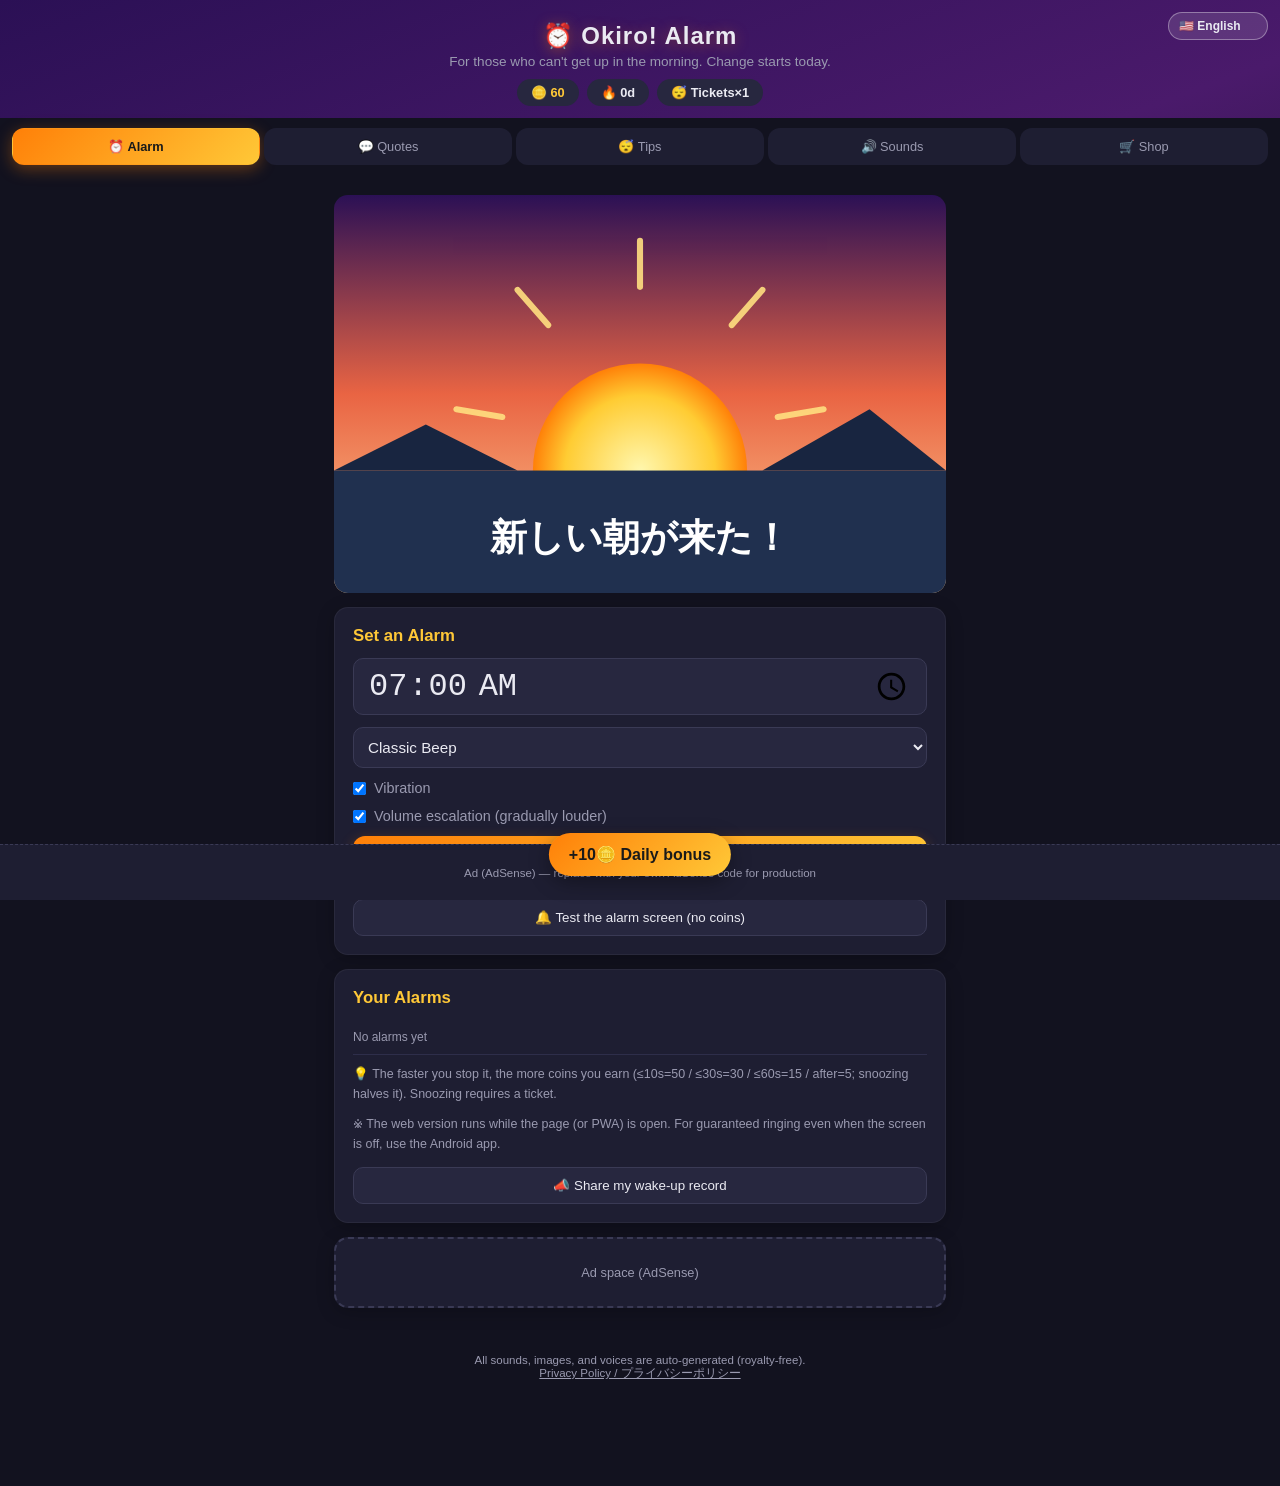
<file: web/index.html>
<!DOCTYPE html>
<html lang="ja">
<head>
<meta charset="UTF-8">
<meta name="viewport" content="width=device-width, initial-scale=1.0, viewport-fit=cover">
<meta name="theme-color" content="#1a1a2e">
<title>オキロ！アラーム - 朝起きられない人のための目覚まし</title>
<meta name="description" content="朝起きられない人のための大音量目覚ましPWA。名言と睡眠のコツ、コインを貯める早起きゲーミフィケーション付き。日英対応。">
<link rel="manifest" href="manifest.webmanifest">
<link rel="icon" href="assets/img/icon-192.png">
<link rel="apple-touch-icon" href="assets/img/icon-192.png">
<link rel="stylesheet" href="style.css">
</head>
<body>
<header class="app-header">
  <select id="lang-select" class="lang-select" aria-label="Language">
    <option value="ja">🇯🇵 日本語</option>
    <option value="en">🇺🇸 English</option>
    <option value="es">🇪🇸 Español</option>
    <option value="pt">🇧🇷 Português</option>
    <option value="id">🇮🇩 Indonesia</option>
    <option value="ko">🇰🇷 한국어</option>
  </select>
  <h1 data-i18n="app_title">⏰ オキロ！アラーム</h1>
  <p class="tagline" data-i18n="tagline">朝起きられないあなたへ。今日から変わろう。</p>
  <div class="coin-bar">
    <span id="coin-balance" class="coin-balance">🪙 0</span>
    <span id="streak-display" class="streak-display">🔥 0日</span>
    <span id="ticket-display" class="ticket-display">😴 チケット×0</span>
  </div>
</header>

<nav class="tabs" role="tablist">
  <button class="tab active" data-tab="alarm" role="tab" data-i18n="tab_alarm">⏰ アラーム</button>
  <button class="tab" data-tab="quotes" role="tab" data-i18n="tab_quotes">💬 名言</button>
  <button class="tab" data-tab="tips" role="tab" data-i18n="tab_tips">😴 Tips</button>
  <button class="tab" data-tab="sounds" role="tab" data-i18n="tab_sounds">🔊 音</button>
  <button class="tab" data-tab="shop" role="tab" data-i18n="tab_shop">🛒 ショップ</button>
</nav>

<main>
  <!-- ========== アラームタブ ========== -->
  <section id="tab-alarm" class="tab-panel active">
    <div class="hero-img-wrap">
      <img id="hero-img" src="assets/img/sunrise.svg" alt="モチベーション画像">
    </div>

    <div id="next-alarm" class="next-alarm hidden"></div>

    <div class="card">
      <h2 data-i18n="set_alarm_h">アラームを設定</h2>
      <div class="alarm-form">
        <input type="time" id="alarm-time" value="07:00">
        <select id="alarm-sound"></select>
        <label class="row"><input type="checkbox" id="alarm-vibrate" checked> <span data-i18n="vibrate">バイブレーション</span></label>
        <label class="row"><input type="checkbox" id="alarm-escalate" checked> <span data-i18n="escalate">音量エスカレーション（徐々に大きく）</span></label>
        <button id="add-alarm" class="btn-primary" data-i18n="add_alarm">＋ アラームを追加</button>
        <button id="test-ring" class="btn-secondary" data-i18n="test_ring">🔔 鳴動テスト（コイン加算なし）</button>
      </div>
    </div>

    <div class="card">
      <h2 data-i18n="alarms_h">設定済みアラーム</h2>
      <ul id="alarm-list" class="alarm-list"></ul>
      <p class="note" data-i18n="coin_rule_note">💡 早く止めるほどコインがもらえます（10秒以内=50 / 30秒以内=30 / 60秒以内=15 / それ以降=5、スヌーズすると半減）。スヌーズにはチケットが必要です。</p>
      <p class="note" id="alarm-note" data-i18n="browser_note">※ ブラウザ版はページ（またはPWA）を開いている間に動作します。画面を閉じても確実に鳴らしたい場合はAndroidアプリ版をご利用ください。</p>
      <button id="share-btn" class="btn-secondary share-btn" data-i18n="share_btn">📣 起床記録をシェア</button>
    </div>

    <div class="card ad-placeholder" aria-hidden="true">
      <!-- AdSense広告プレースホルダー：本番では以下を差し替えてください
           <script async src="https://pagead2.googlesyndication.com/pagead/js/adsbygoogle.js?client=ca-pub-XXXXXXXXXXXXXXXX" crossorigin="anonymous"></script>
           <ins class="adsbygoogle" style="display:block" data-ad-client="ca-pub-XXXXXXXXXXXXXXXX" data-ad-slot="YYYYYYYYYY" data-ad-format="auto" data-full-width-responsive="true"></ins>
      -->
      <span data-i18n="ad_space">広告スペース（AdSense）</span>
    </div>
  </section>

  <!-- ========== 名言タブ ========== -->
  <section id="tab-quotes" class="tab-panel">
    <div class="card quote-featured">
      <p id="quote-of-day-text"></p>
      <p id="quote-of-day-author" class="quote-author"></p>
      <button id="shuffle-quote" class="btn-secondary" data-i18n="shuffle">🔀 別の名言</button>
    </div>
    <div id="quote-cats" class="quote-cats"></div>
    <div id="quotes-list"></div>
    <div id="quotes-locked" class="card locked-hint hidden">
      <p data-i18n="quotes_locked">🔒 追加名言パック（16選）はショップで解放できます。</p>
    </div>
  </section>

  <!-- ========== 睡眠Tipsタブ ========== -->
  <section id="tab-tips" class="tab-panel">
    <div id="tips-list"></div>
  </section>

  <!-- ========== サウンドタブ ========== -->
  <section id="tab-sounds" class="tab-panel">
    <div class="card">
      <h2 data-i18n="builtin_h">内蔵アラーム音（自動生成・著作権フリー）</h2>
      <div id="builtin-sounds"></div>
    </div>
    <div class="card">
      <h2 data-i18n="voice_h">お願いボイス</h2>
      <p class="note" data-i18n="voice_note">「だれか起こしてください〜！」など、周りに頼るボイス。追加ボイスはショップで購入できます。</p>
      <div id="voice-sounds"></div>
    </div>
    <div class="card">
      <h2 data-i18n="custom_h">自分の音声を使う</h2>
      <p class="note" data-i18n="custom_note">好きな音声ファイル（mp3 / wav / ogg など）をアラーム音にできます。端末内（IndexedDB）にのみ保存されます。</p>
      <input type="file" id="custom-sound-file" accept="audio/*">
      <div id="custom-sound-status"></div>
    </div>
  </section>

  <!-- ========== ショップタブ ========== -->
  <section id="tab-shop" class="tab-panel">
    <div class="card shop-balance-card">
      <h2 data-i18n="coins_h">🪙 所持コイン</h2>
      <p class="big-coins"><span id="shop-balance">0</span> <span data-i18n="coins_unit">コイン</span></p>
      <p id="wake-stats" class="note wake-stats hidden"></p>
      <p class="note" data-i18n="coins_note">アラームを早く止める・連続早起き・広告視聴でコインが貯まります。</p>
    </div>

    <div class="card">
      <h2 data-i18n="watch_ad_h">📺 広告を見てコインGET</h2>
      <p class="note" data-i18n="watch_ad_note">広告を最後まで見ると +25コイン。（Web版は疑似視聴。AdSenseに正式なリワード広告はないため、本番はAndroid版のAdMobリワード広告をご利用ください。README参照）</p>
      <button id="watch-ad" class="btn-primary" data-i18n="watch_ad_btn">▶ 広告を見る（+25🪙）</button>
      <div id="ad-progress" class="note"></div>
    </div>

    <div class="card">
      <h2 data-i18n="ticket_h">😴 スヌーズチケット</h2>
      <p class="note" data-i18n="ticket_note">スヌーズ1回につきチケット1枚を消費します。「二度寝にはコストがかかる」仕組みで朝に強くなろう。</p>
      <div class="sound-item">
        <span id="ticket-label"></span>
        <button id="buy-ticket" class="btn-secondary"></button>
      </div>
    </div>

    <div class="card">
      <h2 data-i18n="theme_h">🎨 テーマ着せ替え</h2>
      <div id="theme-shop"></div>
    </div>

    <div class="card">
      <h2 data-i18n="voiceshop_h">🗣️ 追加ボイス</h2>
      <div id="voice-shop"></div>
    </div>

    <div class="card">
      <h2 data-i18n="pack_h">🎵 追加コンテンツ</h2>
      <div id="pack-shop"></div>
    </div>

    <div class="card">
      <h2 data-i18n="gacha_h">🎰 朝の運試しガチャ（20🪙）</h2>
      <p class="note" data-i18n="gacha_note">コイン・チケット・激励が当たる！朝の楽しみに。</p>
      <button id="gacha-btn" class="btn-primary" data-i18n="gacha_btn">ガチャを回す</button>
      <p id="gacha-result" class="gacha-result"></p>
    </div>

    <div class="card">
      <h2 data-i18n="badges_h">🏅 実績バッジ</h2>
      <div id="badges-list" class="badges-grid"></div>
    </div>
  </section>
</main>

<!-- ========== 鳴動オーバーレイ ========== -->
<div id="ring-overlay" class="ring-overlay hidden">
  <img id="ring-img" src="assets/img/sunrise.svg" alt="">
  <h2 id="ring-title" data-i18n="ring_title">朝だ！起きろ！</h2>
  <p id="ring-timer" class="ring-timer">⏱ 0秒 — 早く止めるほどコインGET！</p>
  <p id="ring-quote"></p>
  <div class="ring-buttons">
    <button id="snooze-btn" class="btn-secondary" data-i18n="snooze_btn">😴 スヌーズ（チケット1枚）</button>
    <button id="stop-btn" class="btn-danger" data-i18n="stop_btn">✋ 起きた！</button>
  </div>
</div>

<!-- コイン獲得トースト -->
<div id="coin-toast" class="coin-toast hidden"></div>

<footer class="app-footer">
  <p data-i18n="footer">アラーム音・画像・ボイスはすべて自動生成（著作権フリー）</p>
  <p><a href="privacy.html" class="footer-link">Privacy Policy / プライバシーポリシー</a></p>
</footer>

<!-- ========== 常時表示バナー広告（Web=AdSense） ========== -->
<!-- 本番では下記コメント内のAdSenseコードを自分のIDに差し替え、プレースホルダーのdivを置き換えてください。
     <script async src="https://pagead2.googlesyndication.com/pagead/js/adsbygoogle.js?client=ca-pub-XXXXXXXXXXXXXXXX" crossorigin="anonymous"></script>
     <ins class="adsbygoogle" style="display:block" data-ad-client="ca-pub-XXXXXXXXXXXXXXXX" data-ad-slot="YYYYYYYYYY" data-ad-format="horizontal" data-full-width-responsive="true"></ins>
     ※AdMobはモバイルアプリ専用でWebでは動作しません。WebのバナーはAdSenseを使用します。 -->
<div id="ad-banner" class="ad-banner" aria-hidden="true">
  <span data-i18n="banner_ad">広告（AdSense）— 本番では自分のAdSenseコードに差し替えてください</span>
</div>

<script src="data.js"></script>
<script src="app.js"></script>
</body>
</html>
</file>
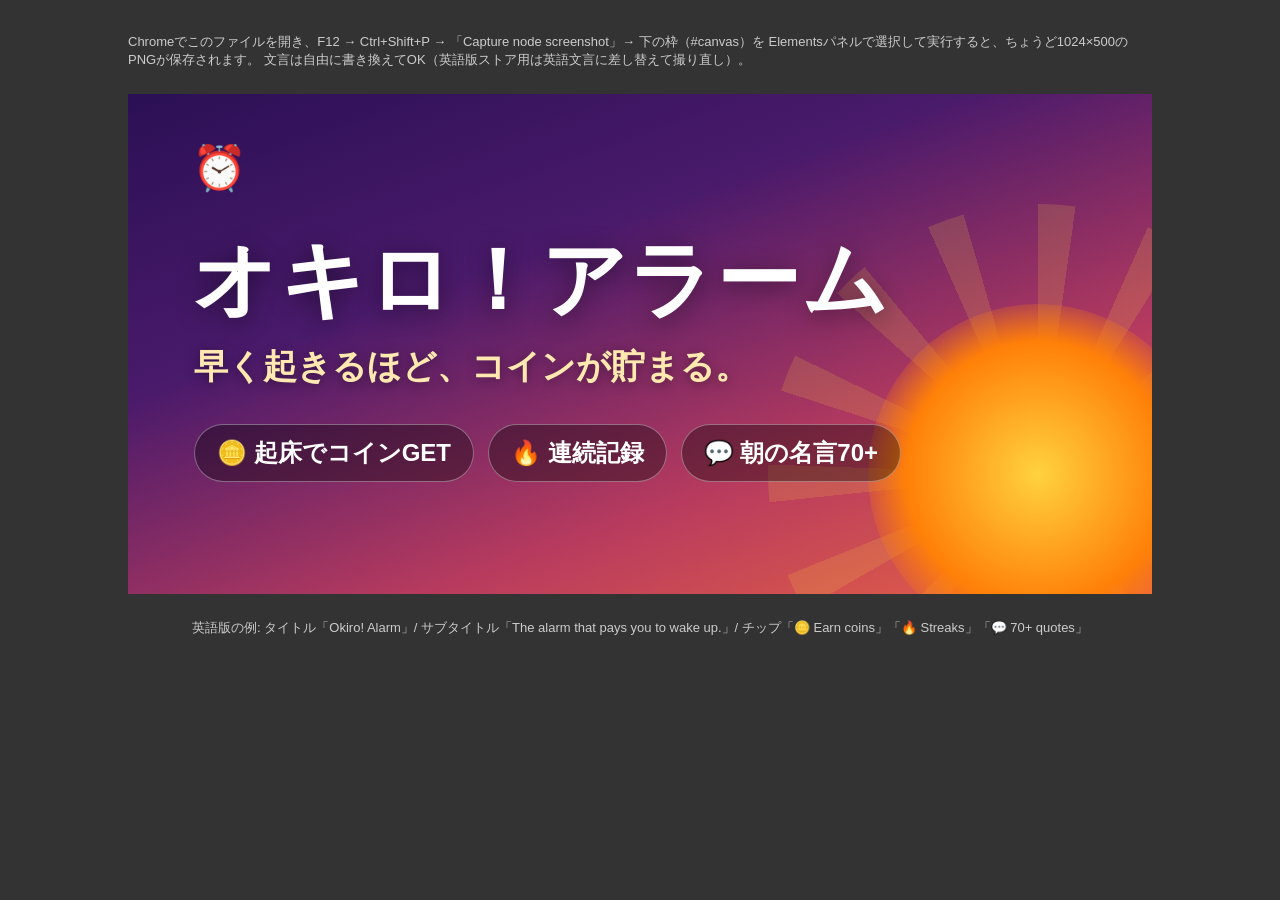
<file: store/feature-graphic.html>
<!DOCTYPE html>
<html lang="ja">
<head>
<meta charset="UTF-8">
<title>Feature Graphic 1024x500 — Okiro! Alarm</title>
<style>
  body { margin: 0; background: #333; display: flex; flex-direction: column; align-items: center; gap: 12px; padding: 20px; font-family: sans-serif; }
  .hint { color: #ccc; font-size: 13px; max-width: 1024px; }
  #canvas {
    width: 1024px; height: 500px;
    position: relative; overflow: hidden;
    background: linear-gradient(160deg, #2b1055 0%, #4a1a6b 35%, #b83b5e 70%, #e96443 100%);
    font-family: "Hiragino Kaku Gothic ProN", "Noto Sans JP", "Yu Gothic", sans-serif;
  }
  .sun {
    position: absolute; left: 740px; top: 210px;
    width: 340px; height: 340px; border-radius: 50%;
    background: radial-gradient(circle, #ffd23f 0%, #ff8008 55%, rgba(255,128,8,0) 75%);
  }
  .rays {
    position: absolute; left: 640px; top: 110px; width: 540px; height: 540px;
    background: repeating-conic-gradient(rgba(255,210,63,0.16) 0deg 8deg, transparent 8deg 24deg);
    border-radius: 50%;
  }
  .title {
    position: absolute; left: 64px; top: 130px;
    color: #fff; font-size: 84px; font-weight: 900; letter-spacing: 0.02em;
    text-shadow: 0 4px 24px rgba(0,0,0,0.45);
  }
  .subtitle {
    position: absolute; left: 66px; top: 250px;
    color: #ffe9b0; font-size: 34px; font-weight: bold;
    text-shadow: 0 2px 12px rgba(0,0,0,0.4);
  }
  .chips { position: absolute; left: 66px; top: 330px; display: flex; gap: 14px; }
  .chip {
    background: rgba(0,0,0,0.35); color: #fff; border: 1px solid rgba(255,255,255,0.35);
    border-radius: 999px; padding: 12px 22px; font-size: 24px; font-weight: bold;
  }
  .clock { position: absolute; left: 64px; top: 48px; font-size: 44px; }
</style>
</head>
<body>
<p class="hint">
  Chromeでこのファイルを開き、F12 → Ctrl+Shift+P → 「Capture node screenshot」→ 下の枠（#canvas）を
  Elementsパネルで選択して実行すると、ちょうど1024×500のPNGが保存されます。
  文言は自由に書き換えてOK（英語版ストア用は英語文言に差し替えて撮り直し）。
</p>
<div id="canvas">
  <div class="rays"></div>
  <div class="sun"></div>
  <div class="clock">⏰</div>
  <div class="title">オキロ！アラーム</div>
  <div class="subtitle">早く起きるほど、コインが貯まる。</div>
  <div class="chips">
    <div class="chip">🪙 起床でコインGET</div>
    <div class="chip">🔥 連続記録</div>
    <div class="chip">💬 朝の名言70+</div>
  </div>
</div>
<p class="hint">英語版の例: タイトル「Okiro! Alarm」/ サブタイトル「The alarm that pays you to wake up.」/ チップ「🪙 Earn coins」「🔥 Streaks」「💬 70+ quotes」</p>
</body>
</html>
</file>
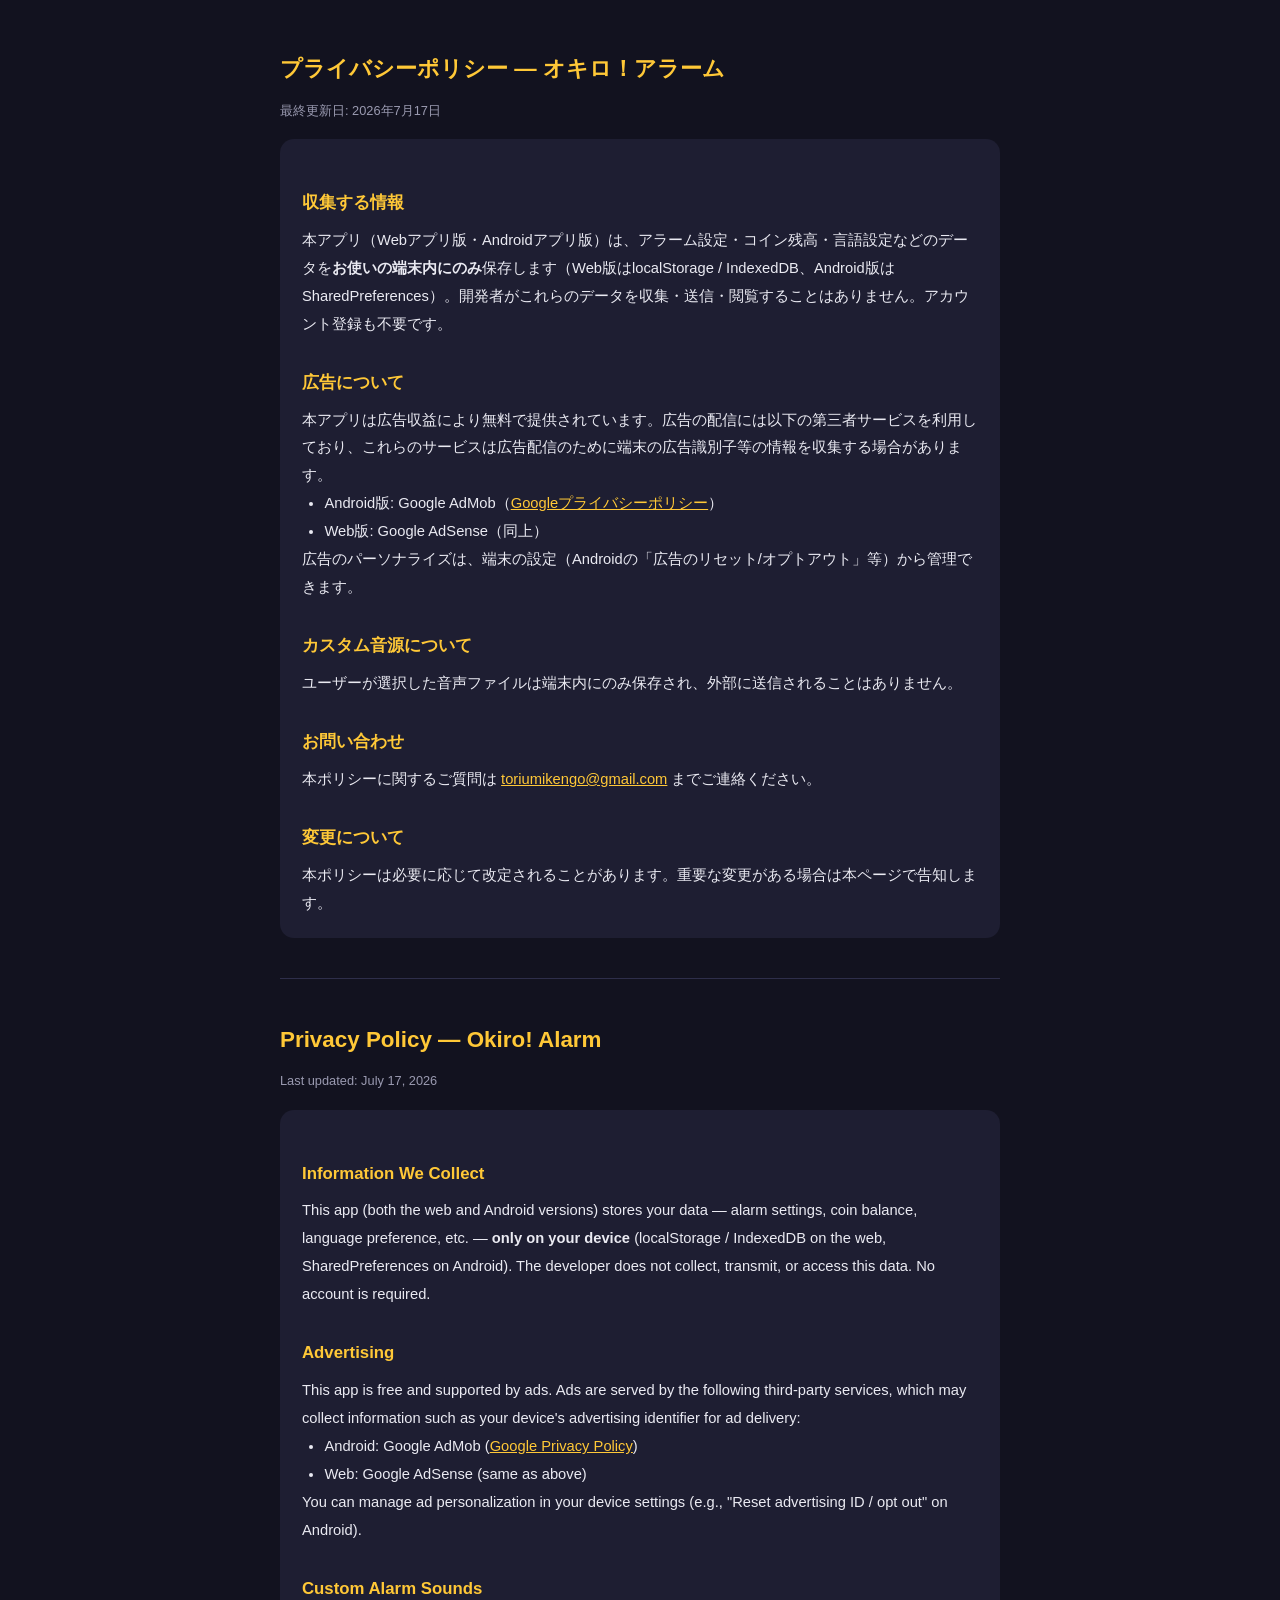
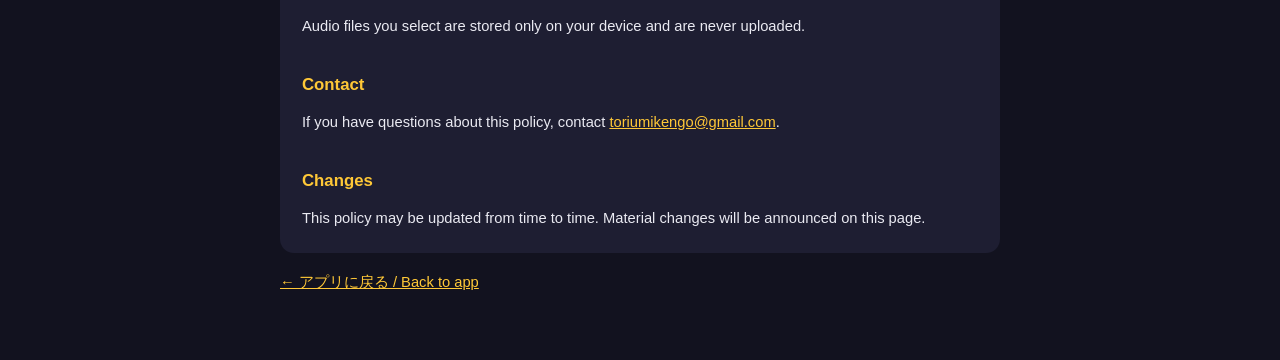
<file: web/privacy.html>
<!DOCTYPE html>
<html lang="ja">
<head>
<meta charset="UTF-8">
<meta name="viewport" content="width=device-width, initial-scale=1.0">
<title>プライバシーポリシー / Privacy Policy — Okiro! Alarm</title>
<link rel="icon" href="assets/img/icon-192.png">
<style>
  :root { --bg:#12121f; --card:#1e1e32; --text:#eaeaf2; --muted:#9a9ab0; --accent:#ffc837; }
  * { box-sizing:border-box; margin:0; padding:0; }
  body { font-family:"Hiragino Kaku Gothic ProN","Noto Sans JP","Yu Gothic",sans-serif; background:var(--bg); color:var(--text); line-height:1.9; padding:24px 16px 64px; }
  main { max-width:720px; margin:0 auto; }
  h1 { font-size:1.4rem; margin:24px 0 8px; color:var(--accent); }
  h2 { font-size:1.05rem; margin:28px 0 8px; color:var(--accent); }
  p, li { font-size:0.92rem; color:var(--text); }
  ul { padding-left:1.4em; }
  .muted { color:var(--muted); font-size:0.8rem; }
  .card { background:var(--card); border-radius:14px; padding:20px 22px; margin:16px 0; }
  a { color:var(--accent); }
  hr { border:none; border-top:1px solid #2e2e4a; margin:40px 0; }
</style>
</head>
<body>
<main>
  <h1>プライバシーポリシー — オキロ！アラーム</h1>
  <p class="muted">最終更新日: 2026年7月17日</p>

  <div class="card">
    <h2>収集する情報</h2>
    <p>本アプリ（Webアプリ版・Androidアプリ版）は、アラーム設定・コイン残高・言語設定などのデータを<strong>お使いの端末内にのみ</strong>保存します（Web版はlocalStorage / IndexedDB、Android版はSharedPreferences）。開発者がこれらのデータを収集・送信・閲覧することはありません。アカウント登録も不要です。</p>

    <h2>広告について</h2>
    <p>本アプリは広告収益により無料で提供されています。広告の配信には以下の第三者サービスを利用しており、これらのサービスは広告配信のために端末の広告識別子等の情報を収集する場合があります。</p>
    <ul>
      <li>Android版: Google AdMob（<a href="https://policies.google.com/privacy" target="_blank" rel="noopener">Googleプライバシーポリシー</a>）</li>
      <li>Web版: Google AdSense（同上）</li>
    </ul>
    <p>広告のパーソナライズは、端末の設定（Androidの「広告のリセット/オプトアウト」等）から管理できます。</p>

    <h2>カスタム音源について</h2>
    <p>ユーザーが選択した音声ファイルは端末内にのみ保存され、外部に送信されることはありません。</p>

    <h2>お問い合わせ</h2>
    <p>本ポリシーに関するご質問は <a href="mailto:toriumikengo@gmail.com">toriumikengo@gmail.com</a> までご連絡ください。</p>

    <h2>変更について</h2>
    <p>本ポリシーは必要に応じて改定されることがあります。重要な変更がある場合は本ページで告知します。</p>
  </div>

  <hr>

  <h1>Privacy Policy — Okiro! Alarm</h1>
  <p class="muted">Last updated: July 17, 2026</p>

  <div class="card">
    <h2>Information We Collect</h2>
    <p>This app (both the web and Android versions) stores your data — alarm settings, coin balance, language preference, etc. — <strong>only on your device</strong> (localStorage / IndexedDB on the web, SharedPreferences on Android). The developer does not collect, transmit, or access this data. No account is required.</p>

    <h2>Advertising</h2>
    <p>This app is free and supported by ads. Ads are served by the following third-party services, which may collect information such as your device's advertising identifier for ad delivery:</p>
    <ul>
      <li>Android: Google AdMob (<a href="https://policies.google.com/privacy" target="_blank" rel="noopener">Google Privacy Policy</a>)</li>
      <li>Web: Google AdSense (same as above)</li>
    </ul>
    <p>You can manage ad personalization in your device settings (e.g., "Reset advertising ID / opt out" on Android).</p>

    <h2>Custom Alarm Sounds</h2>
    <p>Audio files you select are stored only on your device and are never uploaded.</p>

    <h2>Contact</h2>
    <p>If you have questions about this policy, contact <a href="mailto:toriumikengo@gmail.com">toriumikengo@gmail.com</a>.</p>

    <h2>Changes</h2>
    <p>This policy may be updated from time to time. Material changes will be announced on this page.</p>
  </div>

  <p><a href="./index.html">← アプリに戻る / Back to app</a></p>
</main>
</body>
</html>
</file>
<file: web/style.css>
:root {
  --bg: #12121f;
  --card: #1e1e32;
  --card-2: #27273f;
  --text: #eaeaf2;
  --muted: #9a9ab0;
  --accent: #ff8008;
  --accent-2: #ffc837;
  --danger: #e74c3c;
  --radius: 14px;
}

* { box-sizing: border-box; margin: 0; padding: 0; }

.hidden { display: none !important; }
button:disabled { opacity: 0.5; cursor: not-allowed; }

body {
  font-family: "Hiragino Kaku Gothic ProN", "Noto Sans JP", "Yu Gothic", sans-serif;
  background: var(--bg);
  color: var(--text);
  min-height: 100vh;
  padding-bottom: 96px; /* 常時バナー広告の高さぶん確保 */
}

/* 常時表示バナー広告（Web=AdSense。AdMobはアプリ専用） */
.ad-banner {
  position: fixed;
  left: 0;
  right: 0;
  bottom: 0;
  min-height: 56px;
  display: flex;
  align-items: center;
  justify-content: center;
  text-align: center;
  padding: 8px 12px;
  font-size: 0.72rem;
  color: var(--muted);
  background: var(--card);
  border-top: 1px dashed #3a3a55;
  z-index: 50;
}

.app-header {
  text-align: center;
  padding: 22px 16px 12px;
  background: linear-gradient(160deg, #2b1055 0%, #4a1a6b 45%, var(--bg) 100%);
  background-size: 200% 200%;
  animation: header-glow 14s ease-in-out infinite alternate;
  position: relative;
}
@keyframes header-glow {
  from { background-position: 0% 0%; }
  to { background-position: 100% 100%; }
}
.app-header h1 { text-shadow: 0 2px 14px rgba(255, 128, 8, 0.35); }
.lang-select {
  position: absolute;
  top: 12px;
  right: 12px;
  padding: 6px 10px;
  border: 1px solid rgba(255, 255, 255, 0.35);
  border-radius: 20px;
  background: rgba(255, 255, 255, 0.12);
  color: var(--text);
  font-size: 0.75rem;
  font-weight: bold;
  cursor: pointer;
  width: auto;
  appearance: none;
  -webkit-appearance: none;
}
.lang-select:hover { background: rgba(255, 255, 255, 0.22); }
.lang-select option { background: var(--card); color: var(--text); }

.share-btn { width: 100%; margin-top: 12px; }
.app-header h1 { font-size: 1.5rem; letter-spacing: 0.04em; }
.tagline { color: var(--muted); font-size: 0.85rem; margin-top: 4px; }

.coin-bar {
  display: flex;
  justify-content: center;
  gap: 8px;
  margin-top: 10px;
  flex-wrap: wrap;
}
.coin-bar span {
  background: var(--card-2);
  border-radius: 20px;
  padding: 6px 14px;
  font-size: 0.8rem;
  font-weight: bold;
}
.coin-balance { color: var(--accent-2); }

.tabs {
  display: flex;
  gap: 4px;
  padding: 10px 12px;
  position: sticky;
  top: 0;
  background: var(--bg);
  z-index: 10;
}
.tab {
  flex: 1;
  padding: 10px 4px;
  border: 1px solid transparent;
  border-radius: 12px;
  background: var(--card);
  color: var(--muted);
  font-size: 0.8rem;
  cursor: pointer;
  transition: background 0.2s, color 0.2s, transform 0.12s;
}
.tab:hover { color: var(--text); transform: translateY(-1px); }
.tab.active {
  background: linear-gradient(135deg, var(--accent), var(--accent-2));
  color: #1a1a1a;
  font-weight: bold;
  box-shadow: 0 4px 16px rgba(255, 128, 8, 0.35);
}

main { max-width: 640px; margin: 0 auto; padding: 8px 14px; }

.tab-panel { display: none; }
.tab-panel.active { display: block; animation: panel-in 0.28s ease; }
@keyframes panel-in {
  from { opacity: 0; transform: translateY(8px); }
  to { opacity: 1; transform: translateY(0); }
}

.card {
  background: var(--card);
  border: 1px solid rgba(255, 255, 255, 0.05);
  border-radius: var(--radius);
  padding: 18px;
  margin: 14px 0;
  box-shadow: 0 4px 18px rgba(0, 0, 0, 0.22);
}
.card h2 { font-size: 1.05rem; margin-bottom: 12px; color: var(--accent-2); }

/* 次のアラームまでのカウントダウン */
.next-alarm {
  margin: 14px 0;
  padding: 12px 16px;
  border-radius: var(--radius);
  border: 1px solid rgba(255, 200, 55, 0.35);
  background: linear-gradient(135deg, rgba(255, 128, 8, 0.14), rgba(255, 200, 55, 0.08));
  color: var(--accent-2);
  font-weight: bold;
  text-align: center;
  font-variant-numeric: tabular-nums;
}

/* 名言カテゴリフィルタ */
.quote-cats {
  display: flex;
  flex-wrap: wrap;
  gap: 8px;
  margin: 14px 0 4px;
}
.cat-chip {
  padding: 7px 14px;
  border: 1px solid #3a3a55;
  border-radius: 20px;
  background: var(--card);
  color: var(--muted);
  font-size: 0.78rem;
  cursor: pointer;
  transition: background 0.2s, color 0.2s;
}
.cat-chip:hover { color: var(--text); }
.cat-chip.active {
  background: linear-gradient(135deg, var(--accent), var(--accent-2));
  border-color: transparent;
  color: #1a1a1a;
  font-weight: bold;
}

.wake-stats { color: var(--accent-2); font-weight: bold; }

.hero-img-wrap { margin-top: 12px; border-radius: var(--radius); overflow: hidden; }
.hero-img-wrap img { width: 100%; display: block; }

.alarm-form { display: flex; flex-direction: column; gap: 12px; }
input[type="time"] {
  font-size: 2rem;
  padding: 8px 14px;
  border-radius: 10px;
  border: 1px solid #3a3a55;
  background: var(--card-2);
  color: var(--text);
  width: 100%;
}
select, input[type="file"] {
  padding: 10px;
  border-radius: 10px;
  border: 1px solid #3a3a55;
  background: var(--card-2);
  color: var(--text);
  width: 100%;
  font-size: 0.95rem;
}
.row { display: flex; align-items: center; gap: 8px; font-size: 0.9rem; color: var(--muted); }

button { font-family: inherit; }
.btn-primary {
  padding: 14px;
  font-size: 1.05rem;
  font-weight: bold;
  border: none;
  border-radius: 12px;
  background: linear-gradient(135deg, var(--accent), var(--accent-2));
  color: #1a1a1a;
  cursor: pointer;
  box-shadow: 0 4px 14px rgba(255, 128, 8, 0.3);
  transition: transform 0.12s, box-shadow 0.2s, filter 0.2s;
}
.btn-primary:hover { filter: brightness(1.08); box-shadow: 0 6px 20px rgba(255, 128, 8, 0.45); }
.btn-primary:active { transform: scale(0.97); }
.btn-secondary {
  padding: 10px 16px;
  border: 1px solid #3a3a55;
  border-radius: 10px;
  background: var(--card-2);
  color: var(--text);
  cursor: pointer;
  transition: background 0.2s, transform 0.12s;
}
.btn-secondary:hover { background: #32324e; }
.btn-secondary:active { transform: scale(0.97); }
.btn-danger {
  padding: 14px 22px;
  font-size: 1.1rem;
  font-weight: bold;
  border: none;
  border-radius: 12px;
  background: var(--danger);
  color: #fff;
  cursor: pointer;
}

.alarm-list { list-style: none; }
.alarm-list li {
  display: flex;
  align-items: center;
  justify-content: space-between;
  gap: 8px;
  padding: 10px 0;
  border-bottom: 1px solid #2e2e4a;
}
.alarm-list .time { font-size: 1.5rem; font-weight: bold; }
.alarm-list .meta { font-size: 0.75rem; color: var(--muted); }
.alarm-list .del {
  background: none;
  border: none;
  color: var(--danger);
  font-size: 1.1rem;
  cursor: pointer;
}
.alarm-list .toggle { cursor: pointer; }

.note { font-size: 0.78rem; color: var(--muted); line-height: 1.6; margin-top: 10px; }

.ad-placeholder {
  border: 2px dashed #3a3a55;
  text-align: center;
  color: var(--muted);
  font-size: 0.8rem;
  padding: 26px;
}

.quote-featured {
  background: linear-gradient(135deg, #2b1055, #4a1a6b);
  text-align: center;
  position: relative;
  overflow: hidden;
}
.quote-featured::before {
  content: "\201C";
  position: absolute;
  top: -18px;
  left: 8px;
  font-size: 6rem;
  font-family: Georgia, serif;
  color: rgba(255, 200, 55, 0.18);
  pointer-events: none;
}
.quote-featured p:first-child { font-size: 1.1rem; line-height: 1.9; position: relative; }
.quote-author { color: var(--accent-2); font-size: 0.85rem; margin: 10px 0 14px; }

.quote-item {
  background: var(--card);
  border-left: 4px solid var(--accent);
  border-radius: 10px;
  padding: 14px 16px;
  margin: 10px 0;
  transition: transform 0.15s, box-shadow 0.2s;
}
.quote-item:hover {
  transform: translateX(3px);
  box-shadow: 0 4px 14px rgba(0, 0, 0, 0.3);
}
.quote-item p { line-height: 1.8; font-size: 0.95rem; }
.quote-item .quote-author { margin: 6px 0 0; }

.tip-item {
  display: flex;
  gap: 12px;
  background: var(--card);
  border-radius: 10px;
  padding: 14px 16px;
  margin: 10px 0;
}
.tip-item .icon { font-size: 1.6rem; }
.tip-item h3 { font-size: 0.95rem; margin-bottom: 4px; color: var(--accent-2); }
.tip-item p { font-size: 0.85rem; color: var(--muted); line-height: 1.7; }

.sound-item {
  display: flex;
  align-items: center;
  justify-content: space-between;
  gap: 10px;
  padding: 10px 0;
  border-bottom: 1px solid #2e2e4a;
  font-size: 0.9rem;
}
.sound-item:last-child { border-bottom: none; }

.ring-overlay {
  position: fixed;
  inset: 0;
  background: linear-gradient(180deg, #2b1055 0%, #b83b5e 55%, #e96443 100%);
  background-size: 100% 220%;
  z-index: 100;
  display: flex;
  flex-direction: column;
  align-items: center;
  justify-content: center;
  gap: 18px;
  padding: 24px;
  text-align: center;
  animation: sunrise-bg 6s ease-in-out infinite alternate, pulse-bg 1s infinite alternate;
}
@keyframes pulse-bg { from { filter: brightness(1); } to { filter: brightness(1.18); } }
@keyframes sunrise-bg { from { background-position: 0% 100%; } to { background-position: 0% 0%; } }
.ring-overlay.hidden { display: none; }
.ring-overlay img {
  width: min(80vw, 380px);
  border-radius: var(--radius);
  box-shadow: 0 10px 40px rgba(0, 0, 0, 0.45);
  animation: ring-float 3s ease-in-out infinite alternate;
}
@keyframes ring-float { from { transform: translateY(0); } to { transform: translateY(-10px); } }
.ring-overlay h2 { font-size: 2rem; text-shadow: 0 2px 12px rgba(0,0,0,0.5); animation: ring-shake 0.8s ease-in-out infinite; }
@keyframes ring-shake {
  0%, 100% { transform: rotate(0deg); }
  25% { transform: rotate(-2deg); }
  75% { transform: rotate(2deg); }
}
.ring-overlay p { max-width: 480px; line-height: 1.8; }
.ring-buttons { display: flex; gap: 14px; margin-top: 8px; }
.ring-buttons .btn-danger { animation: stop-pulse 1.2s ease-in-out infinite; }
@keyframes stop-pulse {
  0%, 100% { transform: scale(1); box-shadow: 0 0 0 0 rgba(231, 76, 60, 0.55); }
  50% { transform: scale(1.06); box-shadow: 0 0 0 14px rgba(231, 76, 60, 0); }
}

.locked-hint { text-align: center; color: var(--muted); }

.shop-balance-card { text-align: center; }
.big-coins { font-size: 2.2rem; font-weight: bold; color: var(--accent-2); margin: 6px 0; }

.gacha-result { margin-top: 10px; font-size: 0.95rem; min-height: 1.4em; }

.badges-grid {
  display: grid;
  grid-template-columns: repeat(auto-fill, minmax(96px, 1fr));
  gap: 12px;
}
.badge-item {
  background: var(--card-2);
  border-radius: 10px;
  padding: 12px 8px;
  text-align: center;
  transition: opacity 0.2s;
}
.badge-item.locked { opacity: 0.4; }
.badge-icon { font-size: 1.6rem; }
.badge-name { font-size: 0.72rem; font-weight: bold; margin-top: 4px; }
.badge-desc { font-size: 0.62rem; color: var(--muted); margin-top: 2px; line-height: 1.4; }

.ring-timer { font-size: 1.1rem; font-weight: bold; color: var(--accent-2); }

.coin-toast {
  position: fixed;
  left: 50%;
  bottom: 24px;
  transform: translateX(-50%) translateY(20px);
  background: linear-gradient(135deg, var(--accent), var(--accent-2));
  color: #1a1a1a;
  font-weight: bold;
  padding: 12px 20px;
  border-radius: 30px;
  opacity: 0;
  transition: opacity 0.25s, transform 0.25s;
  z-index: 200;
  box-shadow: 0 6px 20px rgba(0, 0, 0, 0.35);
  pointer-events: none;
}
.coin-toast.show { opacity: 1; transform: translateX(-50%) translateY(0); }

/* ===== テーマ着せ替え ===== */
:root[data-theme="sunrise"] {
  --bg: #2b1420; --card: #3d1f2e; --card-2: #4a2637;
  --accent: #ff6b35; --accent-2: #ffd23f;
}
:root[data-theme="sakura"] {
  --bg: #1f1420; --card: #2e1f33; --card-2: #3a2740;
  --accent: #ff8fab; --accent-2: #ffc2d1;
}
:root[data-theme="forest"] {
  --bg: #0f1f16; --card: #16291d; --card-2: #1d3324;
  --accent: #4caf50; --accent-2: #8bc34a;
}
:root[data-theme="ocean"] {
  --bg: #0b1a2b; --card: #123049; --card-2: #173c5c;
  --accent: #00b4d8; --accent-2: #90e0ef;
}
:root[data-theme="gold"] {
  --bg: #1a1508; --card: #2b2410; --card-2: #3a3016;
  --accent: #ffd700; --accent-2: #ffec8b;
}

.app-footer { text-align: center; color: var(--muted); font-size: 0.72rem; padding: 24px 12px 8px; }
.footer-link { color: var(--muted); text-decoration: underline; }
</file>
